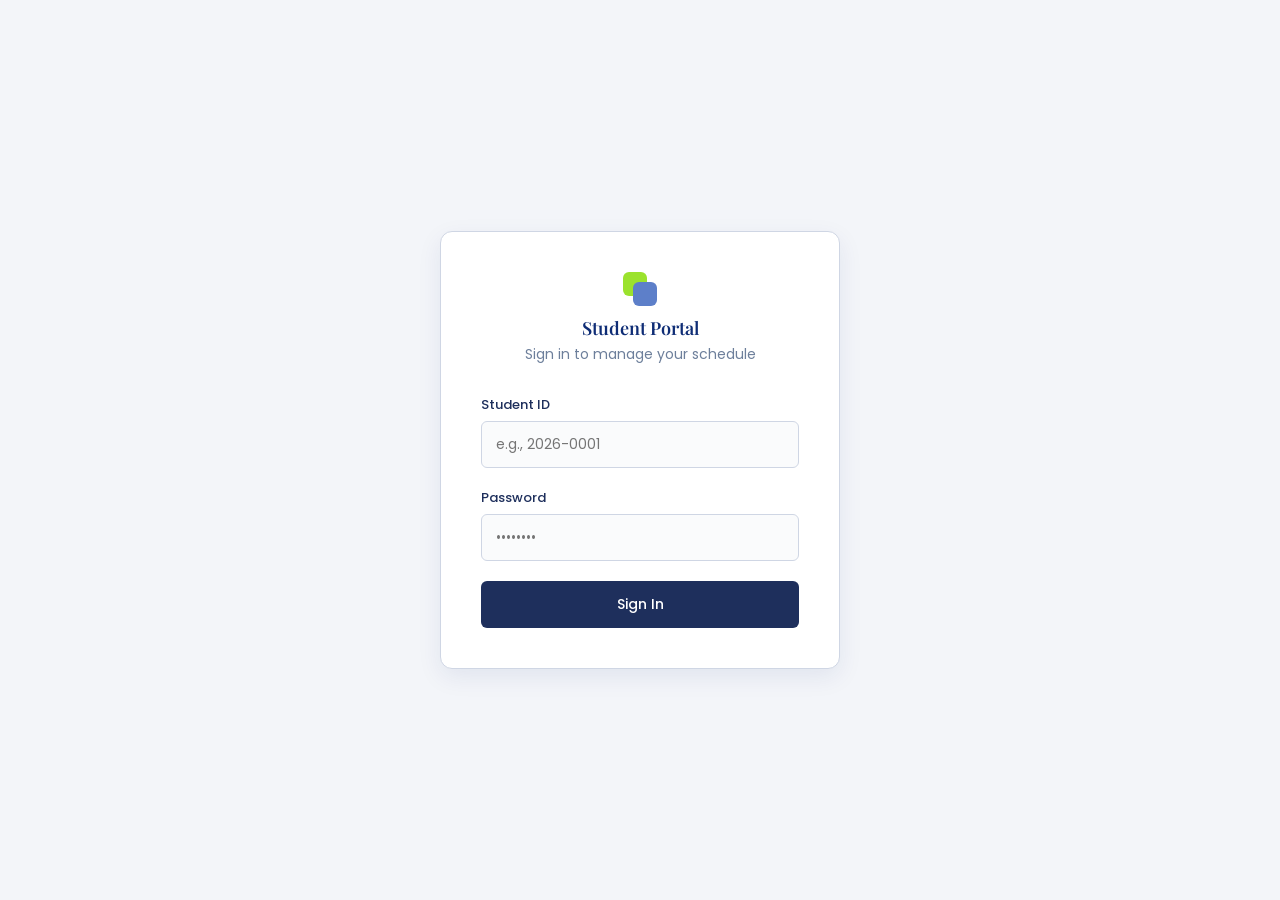
<file: index.html>
<!DOCTYPE html>
<html lang="en">
<head>
<meta charset="UTF-8">
<title>Student Portal</title>
<link href="https://fonts.googleapis.com/css2?family=Poppins:wght@300;400;500;600&family=Playfair+Display:wght@600&display=swap" rel="stylesheet">
<link href="https://fonts.googleapis.com/css2?family=Material+Symbols+Outlined" rel="stylesheet" />
<link rel="stylesheet" href="style.css">

<style>
    .user {
        position: relative;
        cursor: pointer;
    }
    .user-dropdown {
        display: none;
        position: absolute;
        top: 50px;
        right: 0;
        background: #ffffff;
        border: 1px solid #cfd6e4;
        border-radius: 6px;
        box-shadow: 0 2px 8px rgba(0,0,0,0.1);
        z-index: 1000;
        width: 130px;
        overflow: hidden;
    }
    .user-dropdown.show {
        display: block;
    }
    .dropdown-item {
        display: flex;
        align-items: center;
        gap: 8px;
        padding: 8px 12px;
        color: #1e2f5c;
        text-decoration: none;
        font-family: 'Poppins', sans-serif;
        font-size: 13px;
        transition: background 0.2s ease;
    }
    .dropdown-item:hover {
        background: #f3f5f9;
    }
    .dropdown-item span {
        font-size: 18px;
        color: #f04438;
    }

    /* CARD LINK STYLES */
    .card-link {
        text-decoration: none;
        color: inherit;
        display: block;
        transition: transform 0.2s ease, box-shadow 0.2s ease;
    }

    .card-link:hover {
        transform: translateY(-4px);
    }

    /* SECTION TITLE & SUBTITLE STYLES */
    .section-header-group {
        margin: 32px 0 20px 0;
    }

    .section-title {
        color: #0E2C75;
        font-family: 'Playfair Display', serif;
        font-size: 22px;
        font-weight: 600;
        margin-bottom: 4px;
    }

    .section-subtitle {
        color: #6d7f9b;
        font-family: 'Poppins', sans-serif;
        font-size: 13px;
        font-weight: 400;
        margin: 0;
    }

    /* Premium Custom Modal Styles */
    .modal-overlay {
        display: none;
        position: fixed;
        top: 0;
        left: 0;
        width: 100%;
        height: 100%;
        background: rgba(14, 44, 117, 0.4);
        backdrop-filter: blur(4px);
        z-index: 9999;
        align-items: center;
        justify-content: center;
    }
    .modal-card {
        background: #ffffff;
        border: 1.5px solid #cfd6e4;
        border-radius: 12px;
        padding: 30px;
        width: 100%;
        max-width: 400px;
        text-align: center;
        box-shadow: 0 8px 24px rgba(14, 44, 117, 0.12);
        font-family: 'Poppins', sans-serif;
        animation: slideUp 0.3s cubic-bezier(0.1, 0.8, 0.3, 1);
    }
    @keyframes slideUp {
        from { transform: translateY(20px); opacity: 0; }
        to { transform: translateY(0); opacity: 1; }
    }
    .modal-icon-container {
        width: 54px;
        height: 54px;
        border-radius: 50%;
        background: #fff9f2;
        display: flex;
        align-items: center;
        justify-content: center;
        margin: 0 auto 16px auto;
    }
    .modal-icon-container #modalIcon {
        font-size: 28px;
        color: #f79009;
    }
    .modal-card h3 {
        color: #0E2C75;
        font-family: 'Playfair Display', serif;
        font-size: 20px;
        font-weight: 600;
        margin-bottom: 10px;
    }
    .modal-card p {
        color: #6d7f9b;
        font-size: 14px;
        line-height: 1.6;
        margin-bottom: 24px;
    }
    .modal-actions {
        display: flex;
        gap: 12px;
        justify-content: center;
    }
    .modal-btn {
        background: #0E2C75;
        color: #ffffff;
        border: none;
        border-radius: 6px;
        padding: 10px 24px;
        font-family: 'Poppins', sans-serif;
        font-size: 14px;
        font-weight: 500;
        cursor: pointer;
        transition: background 0.2s ease;
    }
    .modal-btn.secondary {
        background: #ffffff;
        color: #6d7f9b;
        border: 1px solid #cfd6e4;
    }
    .modal-btn:hover {
        background: #1e2f5c;
    }
    .modal-btn.secondary:hover {
        background: #f8f9fa;
        color: #1e2f5c;
    }
</style>
</head>

<body>

<div class="sidebar">
    <div class="logo">
        <div class="logo-icon">
            <div class="green"></div>
            <div class="blue"></div>
        </div>
        <div class="logo-text">Student Portal</div>
    </div>

    <div class="menu">
        <a class="active" href="index.html">
            <span class="material-symbols-outlined">dashboard</span>
            Dashboard
        </a>

        <a href="manage-grade.html">
            <span class="material-symbols-outlined">analytics</span>
            Grade
        </a>

        <a href="enrolled.html">
            <span class="material-symbols-outlined">description</span>
            Enrolled
        </a>

        <a href="courses.html">
            <span class="material-symbols-outlined">add_box</span>
            Courses
        </a>
    </div>
</div>

<div class="main">
    <div class="top">
        <h2>Dashboard</h2>

        <div class="user" id="userContainer" onclick="toggleDropdown()">
            <div class="profile">
                <span class="material-symbols-outlined">person</span>
            </div>

            <div class="user-info">
                <strong>Jane Gregori</strong><br>
                <span>Student</span>
            </div>

            <span class="material-symbols-outlined arrow">expand_more</span>

            <div id="userDropdown" class="user-dropdown">
                <a href="#" class="dropdown-item" onclick="confirmLogout(event)">
                    <span class="material-symbols-outlined">logout</span>
                    Logout
                </a>
            </div>
        </div>
    </div>

    <div class="welcome">
        <h3>Hello Jane Gregori.</h3>
        <p>
            Welcome to the Student Enrollment Portal. This system allows you to enroll in courses,
            manage your subjects, and monitor your academic enrollment status in a structured and efficient manner.
        </p>
    </div>

    <div class="section-header-group">
        <h3 class="section-title">Your Academic Overview</h3>
        <p class="section-subtitle">A quick summary of your current learning journey and academic status.</p>
    </div>

    <div class="cards">
        <a href="enrolled.html" class="card-link">
            <div class="card yellow">
                <h4>Enrolled Courses</h4>
                <div class="num" id="enrolledCount">00</div>
                <p>3 Major Courses</p>
            </div>
        </a>

        <a href="courses.html" class="card-link">
            <div class="card pink">
                <h4>Available Courses</h4>
                <div class="num" id="availableCount">00</div>
                <p>Eligible to Enroll</p>
            </div>
        </a>

        <a href="manage-grade.html" class="card-link">
            <div class="card gray">
                <h4>Prerequisites</h4>
                <div class="num">01</div>
                <p>Grade Dependent</p>
            </div>
        </a>
    </div>
</div>

<div id="portalModal" class="modal-overlay">
    <div class="modal-card">
        <div class="modal-icon-container">
            <span id="modalIcon" class="material-symbols-outlined">warning</span>
        </div>
        <h3 id="modalTitle">Confirm Logout</h3>
        <p id="modalMessage">Are you sure you want to log out of your session?</p>
        <div class="modal-actions">
            <button class="modal-btn secondary" id="modalSecondaryBtn" onclick="closePortalModal()">Cancel</button>
            <button class="modal-btn" id="modalPrimaryBtn" onclick="logout()">Log Out</button>
        </div>
    </div>
</div>

<script src="script.js"></script>
<script>
    if (sessionStorage.getItem('isLoggedIn') !== 'true') {
        window.location.href = 'login.html';
    }

    function toggleDropdown() {
        const dropdown = document.getElementById('userDropdown');
        const container = document.getElementById('userContainer');
        dropdown.classList.toggle('show');
        container.classList.toggle('active');
    }

    function confirmLogout(event) {
        if (event) event.preventDefault();
        const modal = document.getElementById('portalModal');
        modal.style.display = "flex";
    }

    function closePortalModal() {
        document.getElementById('portalModal').style.display = 'none';
    }

    function logout() {
        // Unset the login session states only, leaving all your course activity intact
        sessionStorage.removeItem('isLoggedIn');
        sessionStorage.removeItem('studentId');
        
        // Move back to the login screen
        window.location.href = 'login.html';
    }

    window.onclick = function(event) {
        if (!event.target.closest('.user')) {
            const dropdown = document.getElementById('userDropdown');
            const container = document.getElementById('userContainer');
            if (dropdown && dropdown.classList.contains('show')) {
                dropdown.classList.remove('show');
                container.classList.remove('active');
            }
        }
    }

    document.addEventListener("DOMContentLoaded", function() {
        const enrolled = JSON.parse(localStorage.getItem('enrolledCourses')) || [];
        
        document.getElementById('enrolledCount').textContent = enrolled.length < 10 ? `0${enrolled.length}` : enrolled.length;
        
        const availableCount = 4 - enrolled.length;
        document.getElementById('availableCount').textContent = availableCount < 10 ? `0${availableCount}` : availableCount;
    });
</script>

</body>
</html>
</file>
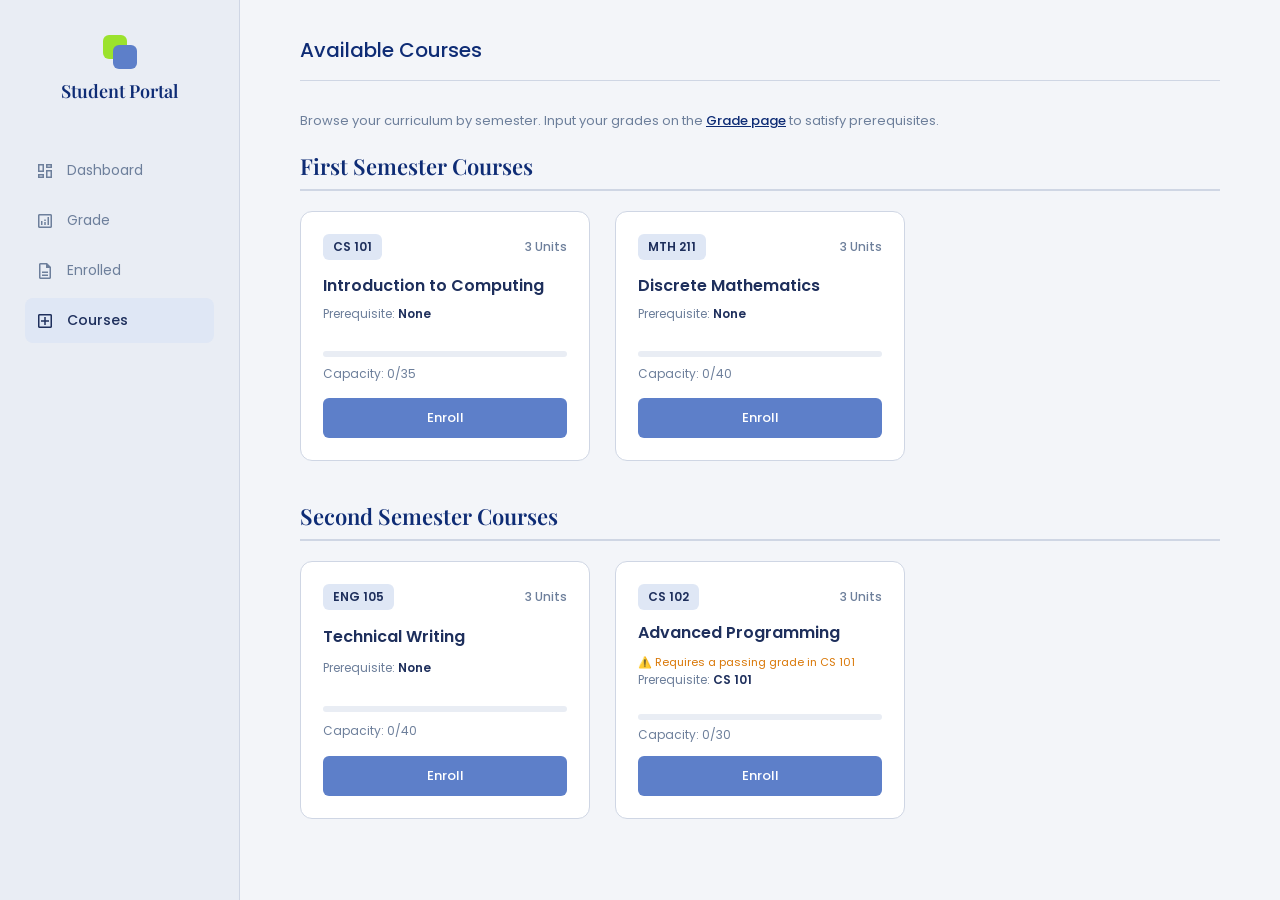
<file: courses.html>
<!DOCTYPE html>
<html lang="en">
<head>
<meta charset="UTF-8">
<title>Courses</title>

<link href="https://fonts.googleapis.com/css2?family=Poppins:wght@300;400;500;600&family=Playfair+Display:wght@600&display=swap" rel="stylesheet">
<link href="https://fonts.googleapis.com/css2?family=Material+Symbols+Outlined" rel="stylesheet" />

<link rel="stylesheet" href="style.css">
<style>
    .semester-section {
        margin-bottom: 40px;
    }
    .semester-title {
        color: #0E2C75;
        font-family: 'Playfair Display', serif;
        font-size: 22px;
        font-weight: 600;
        margin-bottom: 16px;
        border-bottom: 2px solid #cfd6e4;
        padding-bottom: 8px;
    }
    
    .completed-badge {
        background: #edfcf2;
        color: #12b76a;
        font-size: 12px;
        font-weight: 500;
        padding: 4px 10px;
        border-radius: 4px;
        border: 1px solid #12b76a;
        display: inline-block;
        margin-bottom: 10px;
    }

    .grade-notice {
        font-size: 11px;
        color: #d97706;
        display: block;
        margin-top: 4px;
        font-weight: 400;
    }

    .grade-link {
        color: #0E2C75;
        text-decoration: underline;
        font-weight: 500;
    }

    /* Custom Modal Overlay */
    .modal-overlay {
        display: none;
        position: fixed;
        top: 0;
        left: 0;
        width: 100%;
        height: 100%;
        background: rgba(14, 44, 117, 0.4);
        backdrop-filter: blur(4px);
        z-index: 9999;
        align-items: center;
        justify-content: center;
    }

    .modal-card {
        background: #ffffff;
        border: 1.5px solid #cfd6e4;
        border-radius: 12px;
        padding: 30px;
        width: 100%;
        max-width: 400px;
        text-align: center;
        box-shadow: 0 8px 24px rgba(14, 44, 117, 0.12);
        font-family: 'Poppins', sans-serif;
        animation: slideUp 0.3s cubic-bezier(0.1, 0.8, 0.3, 1);
    }

    @keyframes slideUp {
        from { transform: translateY(20px); opacity: 0; }
        to { transform: translateY(0); opacity: 1; }
    }

    .modal-icon-container {
        width: 54px;
        height: 54px;
        border-radius: 50%;
        background: #edfcf2;
        display: flex;
        align-items: center;
        justify-content: center;
        margin: 0 auto 16px auto;
    }

    #modalIcon {
        font-size: 28px;
        color: #12b76a;
    }

    .modal-icon-container.warning {
        background: #fff9f2;
    }
    .modal-icon-container.warning #modalIcon {
        color: #f79009;
    }

    .modal-icon-container.error {
        background: #fdf2f2;
    }
    .modal-icon-container.error #modalIcon {
        color: #f04438;
    }

    .modal-card h3 {
        color: #0E2C75;
        font-family: 'Playfair Display', serif;
        font-size: 20px;
        font-weight: 600;
        margin-bottom: 10px;
    }

    .modal-card p {
        color: #6d7f9b;
        font-size: 14px;
        line-height: 1.6;
        margin-bottom: 24px;
    }

    .modal-btn {
        background: #0E2C75;
        color: #ffffff;
        border: none;
        border-radius: 6px;
        padding: 10px 24px;
        font-family: 'Poppins', sans-serif;
        font-size: 14px;
        font-weight: 500;
        cursor: pointer;
        transition: background 0.2s ease;
    }

    .modal-btn:hover {
        background: #1e2f5c;
    }
</style>
</head>

<body>

<div class="sidebar">
    <div class="logo">
        <div class="logo-icon">
            <div class="green"></div>
            <div class="blue"></div>
        </div>
        <div class="logo-text">Student Portal</div>
    </div>

    <div class="menu">
        <a href="index.html">
            <span class="material-symbols-outlined">dashboard</span> Dashboard
        </a>
        <a href="manage-grade.html">
            <span class="material-symbols-outlined">analytics</span> Grade
        </a>
        <a href="enrolled.html">
            <span class="material-symbols-outlined">description</span> Enrolled
        </a>
        <a class="active" href="courses.html">
            <span class="material-symbols-outlined">add_box</span> Courses
        </a>
    </div>
</div>

<div class="main">
    <div class="top">
        <h2>Available Courses</h2>
    </div>

    <div class="courses-section">
        <div class="section-header">
            <p>Browse your curriculum by semester. Input your grades on the <a href="manage-grade.html" class="grade-link">Grade page</a> to satisfy prerequisites.</p>
        </div>

        <div class="semester-section">
            <h3 class="semester-title">First Semester Courses</h3>
            <div class="courses-grid" id="firstSemesterGrid"></div>
        </div>

        <div class="semester-section">
            <h3 class="semester-title">Second Semester Courses</h3>
            <div class="courses-grid" id="secondSemesterGrid"></div>
        </div>
    </div>
</div>

<div id="portalModal" class="modal-overlay">
    <div class="modal-card">
        <div class="modal-icon-container" id="modalIconBg">
            <span id="modalIcon" class="material-symbols-outlined">check_circle</span>
        </div>
        <h3 id="modalTitle">Success</h3>
        <p id="modalMessage">Action completed successfully.</p>
        <button class="modal-btn" id="modalActionBtn" onclick="closePortalModal()">Got it</button>
    </div>
</div>

<script src="script.js"></script>
<script>
    document.addEventListener("DOMContentLoaded", function() {
        renderCourses();
    });

    function renderCourses() {
        // Fetch current enrolled students data using the class structure's sessionStorage logic
        const enrolled = JSON.parse(localStorage.getItem('enrolledCourses')) || [];
        const firstSemGrid = document.getElementById('firstSemesterGrid');
        const secondSemGrid = document.getElementById('secondSemesterGrid');

        firstSemGrid.innerHTML = "";
        secondSemGrid.innerHTML = "";

        // Core curriculum data structure
        const curriculum = [
            { code: 'CS 101', title: 'Introduction to Computing', units: 3, semester: 1, prereq: 'None' },
            { code: 'MTH 211', title: 'Discrete Mathematics', units: 3, semester: 1, prereq: 'None' },
            { code: 'ENG 105', title: 'Technical Writing', units: 3, semester: 2, prereq: 'None' },
            { code: 'CS 102', title: 'Advanced Programming', units: 3, semester: 2, prereq: 'CS 101' }
        ];

        curriculum.forEach(course => {
            const cleanId = course.code.replace(/\s+/g, '');
            const enrolledData = enrolled.find(e => e.code === course.code);

            // Get dynamic enrollment numbers based on the updated courseCapacities map in script.js
            const maxCapacity = courseCapacities[course.code] || 40;
            const currentEnrolled = enrolled.filter(c => c.code === course.code).length;
            const percentage = Math.min((currentEnrolled / maxCapacity) * 100, 100);

            let statusMarkup = "";
            let buttonMarkup = "";
            let cardStyle = "";

            if (enrolledData) {
                if (enrolledData.grade && enrolledData.grade.trim() !== "") {
                    // Completed course
                    statusMarkup = `<span class="completed-badge">Completed (Grade: ${enrolledData.grade})</span>`;
                    buttonMarkup = `<button class="enroll-btn" disabled style="background: #cfd6e4; color: #6d7f9b; cursor: default;">Enrolled</button>`;
                    cardStyle = `style="opacity: 0.8; background-color: #fcfcfd;"`;
                } else {
                    // Currently actively enrolled without grade yet
                    statusMarkup = `<span class="grade-notice" style="color:#0E2C75; margin-bottom:10px; display:block;">✍️ Course currently in progress</span>`;
                    buttonMarkup = `<button class="enroll-btn" disabled style="background: #cfd6e4; color: #6d7f9b; cursor: default;">Enrolled</button>`;
                }
            } else {
                // Not enrolled yet
                if (course.prereq !== 'None') {
                    statusMarkup = `<span class="grade-notice">⚠️ Requires a passing grade in ${course.prereq}</span>`;
                }
                buttonMarkup = `<button class="enroll-btn" id="btn-${cleanId}" onclick="enrollCourse('${course.code}', '${course.title}', ${course.units})">Enroll</button>`;
            }

            const cardHTML = `
                <div class="course-card" id="card-${cleanId}" ${cardStyle}>
                    <div class="course-header">
                        <span class="course-code">${course.code}</span>
                        <span class="course-units">${course.units} Units</span>
                    </div>
                    <h4>${course.title}</h4>
                    ${statusMarkup}
                    <p class="prereq">Prerequisite: <span>${course.prereq}</span></p>
                    <div class="capacity-bar" style="margin-top: 10px;">
                        <div class="capacity-fill" style="width: ${percentage}%;"></div>
                    </div>
                    <div class="capacity-text" style="margin-bottom: 12px; font-size: 12px; color: #6d7f9b;">
                        <span>Capacity: ${currentEnrolled}/${maxCapacity}</span>
                    </div>
                    ${buttonMarkup}
                </div>
            `;

            if (course.semester === 1) {
                firstSemGrid.innerHTML += cardHTML;
            } else {
                secondSemGrid.innerHTML += cardHTML;
            }
        });
    }

    function showCustomModal(title, msg, type = 'success', redirect = false) {
        const modal = document.getElementById('portalModal');
        const bg = document.getElementById('modalIconBg');
        const icon = document.getElementById('modalIcon');
        const titleEl = document.getElementById('modalTitle');
        const msgEl = document.getElementById('modalMessage');
        const btn = document.getElementById('modalActionBtn');

        bg.className = "modal-icon-container " + type;
        
        if (type === 'success') {
            icon.textContent = "check_circle";
        } else if (type === 'warning') {
            icon.textContent = "warning";
        } else {
            icon.textContent = "error";
        }

        titleEl.textContent = title;
        msgEl.textContent = msg;
        modal.style.display = "flex";

        btn.onclick = function() {
            modal.style.display = "none";
            if (redirect) {
                window.location.href = "manage-grade.html";
            } else {
                renderCourses();
            }
        };
    }

    function closePortalModal() {
        document.getElementById('portalModal').style.display = 'none';
        renderCourses();
    }
</script>

</body>
</html>
</file>
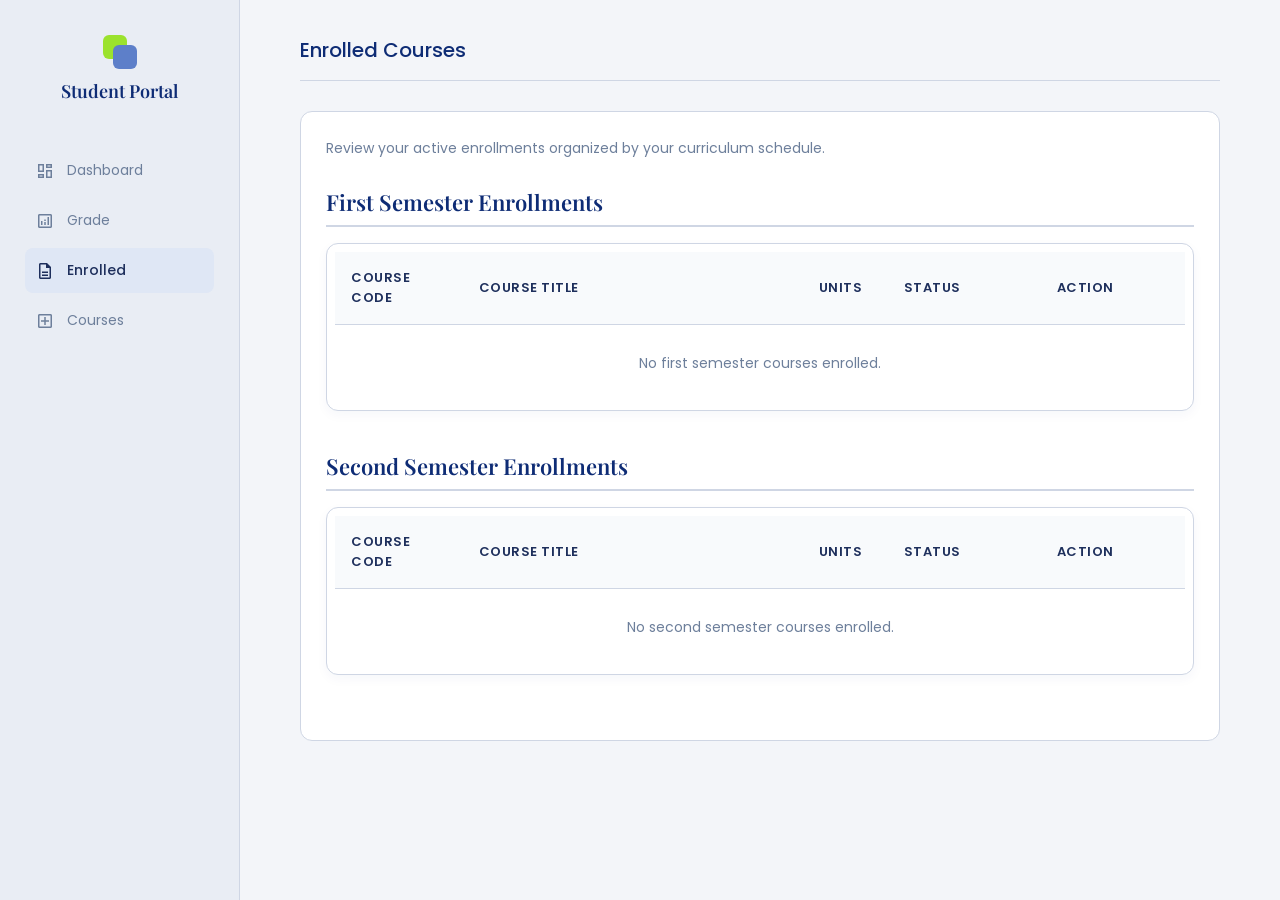
<file: enrolled.html>
<!DOCTYPE html>
<html lang="en">
<head>
<meta charset="UTF-8">
<title>Enrolled</title>

<link href="https://fonts.googleapis.com/css2?family=Poppins:wght@300;400;500;600&family=Playfair+Display:wght@600&display=swap" rel="stylesheet">
<link href="https://fonts.googleapis.com/css2?family=Material+Symbols+Outlined" rel="stylesheet" />

<link rel="stylesheet" href="style.css">
<style>
    /* Section Header Adjustments */
    .section-header {
        margin-bottom: 28px;
    }
    .section-header p {
        color: #6d7f9b;
        font-size: 14px;
        line-height: 1.6;
    }

    /* Reorganized Semester Content Area */
    .semester-section {
        margin-bottom: 40px;
    }
    .semester-title {
        color: #0E2C75;
        font-family: 'Playfair Display', serif;
        font-size: 22px;
        font-weight: 600;
        margin-bottom: 16px;
        border-bottom: 2px solid #cfd6e4;
        padding-bottom: 8px;
    }

    /* Table Container & Table Restyling */
    .table-container {
        background: #ffffff;
        border: 1px solid #cfd6e4;
        border-radius: 12px;
        padding: 8px;
        box-shadow: 0 4px 12px rgba(14, 44, 117, 0.04);
        overflow: hidden;
        margin-bottom: 10px;
    }
    .enrolled-table {
        width: 100%;
        border-collapse: collapse;
        text-align: left;
        font-family: 'Poppins', sans-serif;
    }
    .enrolled-table th {
        background: #f8fafc;
        color: #1e2f5c;
        font-size: 13px;
        font-weight: 600;
        text-transform: uppercase;
        letter-spacing: 0.5px;
        padding: 16px;
        border-bottom: 1.5px solid #cfd6e4;
    }
    .enrolled-table td {
        padding: 16px;
        font-size: 14px;
        color: #445571;
        border-bottom: 1px solid #f1f4f9;
        vertical-align: middle;
    }
    .enrolled-table tr:last-child td {
        border-bottom: none;
    }

    /* Subtle typography enhancements inside tables */
    .course-code-text {
        background: #dfe7f5;
        color: #1e2f5c;
        font-size: 12px;
        font-weight: 600;
        padding: 4px 8px;
        border-radius: 4px;
        display: inline-block;
    }
    .course-title-text {
        font-weight: 500;
        color: #1e2f5c;
    }

    /* Action Buttons */
    .drop-btn {
        background: #fdf2f2;
        color: #f04438;
        border: 1px solid #fecdca;
        border-radius: 6px;
        padding: 8px 18px;
        font-family: 'Poppins', sans-serif;
        font-size: 13px;
        font-weight: 500;
        cursor: pointer;
        display: inline-flex;
        align-items: center;
        gap: 4px;
        transition: all 0.2s ease;
    }
    .drop-btn:hover {
        background: #f04438;
        color: #ffffff;
        border-color: #f04438;
    }

    /* Badges for status information */
    .status-badge {
        font-size: 12px;
        font-weight: 500;
        padding: 4px 10px;
        border-radius: 6px;
        display: inline-block;
    }
    .status-badge.enrolled {
        background: #edfcf2;
        color: #12b76a;
        border: 1px solid #baf4d0;
    }

    /* Modal styles */
    .modal-overlay {
        display: none;
        position: fixed;
        top: 0;
        left: 0;
        width: 100%;
        height: 100%;
        background: rgba(14, 44, 117, 0.4);
        backdrop-filter: blur(4px);
        z-index: 9999;
        align-items: center;
        justify-content: center;
    }
    .modal-card {
        background: #ffffff;
        border: 1.5px solid #cfd6e4;
        border-radius: 12px;
        padding: 30px;
        width: 100%;
        max-width: 400px;
        text-align: center;
        box-shadow: 0 8px 24px rgba(14, 44, 117, 0.12);
        font-family: 'Poppins', sans-serif;
        animation: slideUp 0.3s cubic-bezier(0.1, 0.8, 0.3, 1);
    }
    @keyframes slideUp {
        from { transform: translateY(20px); opacity: 0; }
        to { transform: translateY(0); opacity: 1; }
    }
    .modal-icon-container {
        width: 54px;
        height: 54px;
        border-radius: 50%;
        background: #fff9f2;
        display: flex;
        align-items: center;
        justify-content: center;
        margin: 0 auto 16px auto;
    }
    .modal-icon-container #modalIcon {
        font-size: 28px;
        color: #f79009;
    }
    .modal-card h3 {
        color: #0E2C75;
        font-family: 'Playfair Display', serif;
        font-size: 20px;
        font-weight: 600;
        margin-bottom: 10px;
    }
    .modal-card p {
        color: #6d7f9b;
        font-size: 14px;
        line-height: 1.6;
        margin-bottom: 24px;
    }
    .modal-actions {
        display: flex;
        gap: 12px;
        justify-content: center;
    }
    .modal-btn {
        background: #0E2C75;
        color: #ffffff;
        border: none;
        border-radius: 6px;
        padding: 10px 24px;
        font-family: 'Poppins', sans-serif;
        font-size: 14px;
        font-weight: 500;
        cursor: pointer;
        transition: background 0.2s ease;
    }
    .modal-btn.secondary {
        background: #ffffff;
        color: #6d7f9b;
        border: 1px solid #cfd6e4;
    }
    .modal-btn:hover {
        background: #1e2f5c;
    }
    .modal-btn.secondary:hover {
        background: #f8f9fa;
        color: #1e2f5c;
    }
</style>
</head>

<body>

<div class="sidebar">
    <div class="logo">
        <div class="logo-icon">
            <div class="green"></div>
            <div class="blue"></div>
        </div>
        <div class="logo-text">Student Portal</div>
    </div>

    <div class="menu">
        <a href="index.html">
            <span class="material-symbols-outlined">dashboard</span> Dashboard
        </a>
        <a href="manage-grade.html">
            <span class="material-symbols-outlined">analytics</span> Grade
        </a>
        <a class="active" href="enrolled.html">
            <span class="material-symbols-outlined">description</span> Enrolled
        </a>
        <a href="courses.html">
            <span class="material-symbols-outlined">add_box</span> Courses
        </a>
    </div>
</div>

<div class="main">
    <div class="top">
        <h2>Enrolled Courses</h2>
    </div>

    <div class="enrolled-section">
        <div class="section-header">
            <p>Review your active enrollments organized by your curriculum schedule.</p>
        </div>

        <div class="semester-section">
            <h3 class="semester-title">First Semester Enrollments</h3>
            <div class="table-container">
                <table class="enrolled-table">
                    <thead>
                        <tr>
                            <th style="width: 15%;">Course Code</th>
                            <th style="width: 40%;">Course Title</th>
                            <th style="width: 10%;">Units</th>
                            <th style="width: 18%;">Status</th>
                            <th style="width: 17%;">Action</th>
                        </tr>
                    </thead>
                    <tbody id="firstSemEnrolledList"></tbody>
                </table>
            </div>
        </div>

        <div class="semester-section">
            <h3 class="semester-title">Second Semester Enrollments</h3>
            <div class="table-container">
                <table class="enrolled-table">
                    <thead>
                        <tr>
                            <th style="width: 15%;">Course Code</th>
                            <th style="width: 40%;">Course Title</th>
                            <th style="width: 10%;">Units</th>
                            <th style="width: 18%;">Status</th>
                            <th style="width: 17%;">Action</th>
                        </tr>
                    </thead>
                    <tbody id="secondSemEnrolledList"></tbody>
                </table>
            </div>
        </div>
    </div>
</div>

<div id="portalModal" class="modal-overlay">
    <div class="modal-card">
        <div class="modal-icon-container">
            <span id="modalIcon" class="material-symbols-outlined">warning</span>
        </div>
        <h3 id="modalTitle">Confirm Action</h3>
        <p id="modalMessage">Are you sure you want to proceed?</p>
        <div class="modal-actions">
            <button class="modal-btn secondary" id="modalSecondaryBtn">Cancel</button>
            <button class="modal-btn" id="modalPrimaryBtn">Proceed</button>
        </div>
    </div>
</div>

<script src="script.js"></script>
<script>
    const curriculumSemesterMapping = {
        'CS 101': 1,
        'MTH 211': 1,
        'ENG 105': 2,
        'CS 102': 2
    };

    function confirmDropCourse(courseCode) {
        const modal = document.getElementById('portalModal');
        const title = document.getElementById('modalTitle');
        const message = document.getElementById('modalMessage');
        const primaryBtn = document.getElementById('modalPrimaryBtn');
        const secondaryBtn = document.getElementById('modalSecondaryBtn');

        title.textContent = "Drop Course";
        message.textContent = `Are you sure you want to drop ${courseCode} from your schedule?`;
        
        modal.style.display = "flex";

        secondaryBtn.onclick = function() {
            modal.style.display = "none";
        };

        primaryBtn.onclick = function() {
            dropCourse(courseCode);
            modal.style.display = "none";
            location.reload();
        };
    }

    document.addEventListener("DOMContentLoaded", function() {
        renderEnrolledLists();
    });

    function renderEnrolledLists() {
        const enrolled = JSON.parse(localStorage.getItem('enrolledCourses')) || [];
        const firstSemList = document.getElementById('firstSemEnrolledList');
        const secondSemList = document.getElementById('secondSemEnrolledList');

        firstSemList.innerHTML = "";
        secondSemList.innerHTML = "";

        const firstSemCourses = enrolled.filter(course => curriculumSemesterMapping[course.code] === 1);
        const secondSemCourses = enrolled.filter(course => curriculumSemesterMapping[course.code] === 2);

        if (firstSemCourses.length === 0) {
            firstSemList.innerHTML = `<tr><td colspan="5" style="text-align: center; color: #6d7f9b; padding: 28px;">No first semester courses enrolled.</td></tr>`;
        } else {
            firstSemCourses.forEach(course => {
                firstSemList.innerHTML += createRow(course);
            });
        }

        if (secondSemCourses.length === 0) {
            secondSemList.innerHTML = `<tr><td colspan="5" style="text-align: center; color: #6d7f9b; padding: 28px;">No second semester courses enrolled.</td></tr>`;
        } else {
            secondSemCourses.forEach(course => {
                secondSemList.innerHTML += createRow(course);
            });
        }
    }

    function createRow(course) {
        return `
            <tr>
                <td><span class="course-code-text">${course.code}</span></td>
                <td><span class="course-title-text">${course.title}</span></td>
                <td><strong>${course.units}</strong></td>
                <td><span class="status-badge enrolled">Enrolled</span></td>
                <td>
                    <button class="drop-btn" onclick="confirmDropCourse('${course.code}')">Drop</button>
                </td>
            </tr>
        `;
    }
</script>
</body>
</html>
</file>
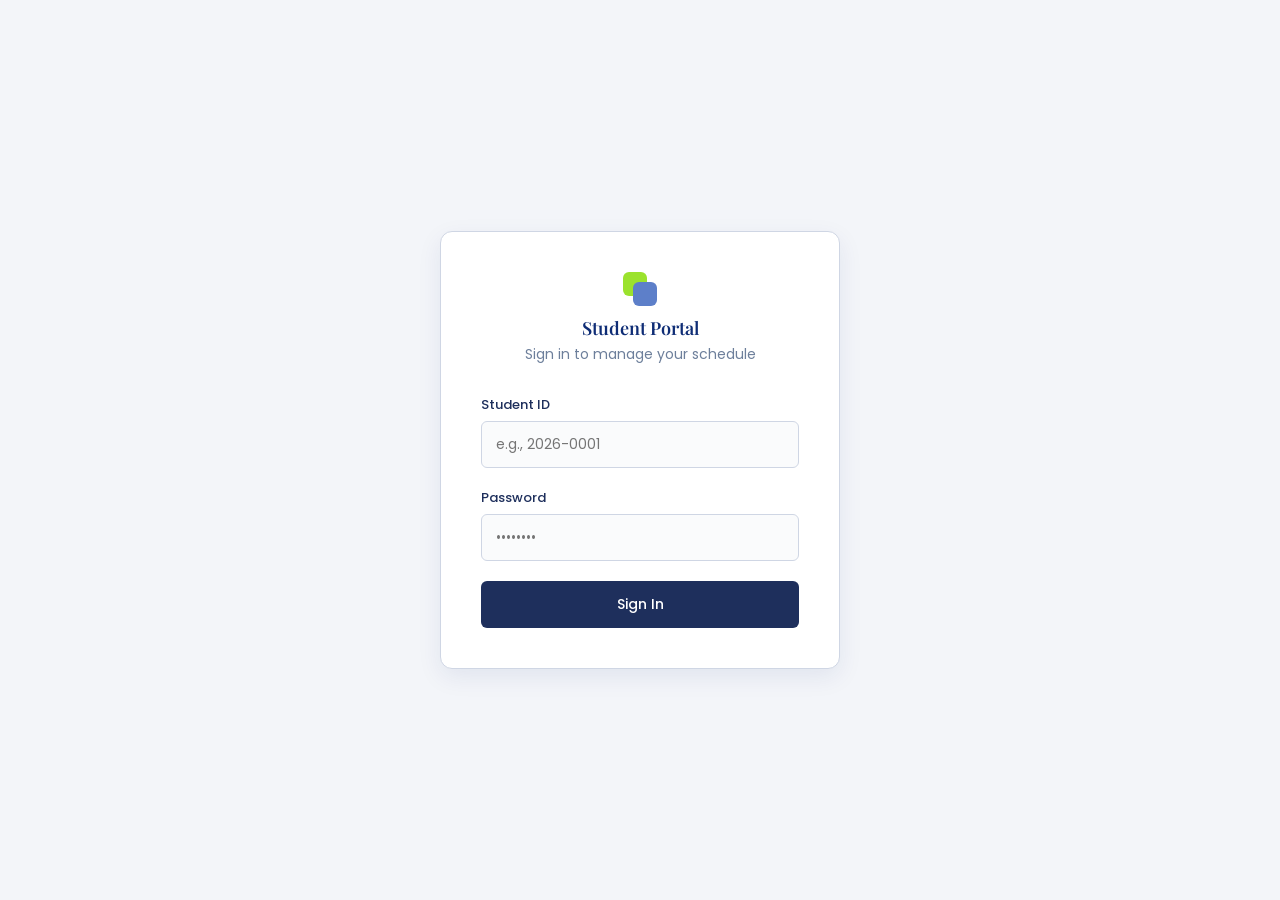
<file: login.html>
<!DOCTYPE html>
<html lang="en">
<head>
<meta charset="UTF-8">
<title>Login - Student Portal</title>
<link href="https://fonts.googleapis.com/css2?family=Poppins:wght@300;400;500;600&family=Playfair+Display:wght@600&display=swap" rel="stylesheet">
<link href="https://fonts.googleapis.com/css2?family=Material+Symbols+Outlined" rel="stylesheet" />
<link rel="stylesheet" href="style.css">
<style>
    body {
        display: flex;
        align-items: center;
        justify-content: center;
        background: #f3f5f9;
        min-height: 100vh;
        font-family: 'Poppins', sans-serif;
        margin: 0;
    }
    .login-container {
        background: #ffffff;
        border: 1.5px solid #cfd6e4;
        border-radius: 12px;
        padding: 40px;
        width: 100%;
        max-width: 400px;
        box-shadow: 0 8px 24px rgba(14, 44, 117, 0.08);
    }
    .login-header {
        text-align: center;
        margin-bottom: 30px;
    }
    
    /* --- Logo Layout --- */
    .login-logo {
        position: relative;
        width: 34px;
        height: 34px;
        margin: 0 auto 10px auto;
    }
    .login-logo div {
        position: absolute;
        width: 24px;
        height: 24px;
        border-radius: 6px;
    }
    .login-logo .green {
        background: #9be22d;
        top: 0;
        left: 0;
    }
    .login-logo .blue {
        background: #5d7fc9;
        bottom: 0;
        right: 0;
    }

    /* --- Title Styles --- */
    .login-header h2 {
        font-family: 'Playfair Display', serif;
        font-size: 18px;
        color: #0E2C75;
        font-weight: 600;
        margin: 0 0 4px 0;
    }
    .login-header p {
        color: #6d7f9b;
        font-size: 14px;
        margin: 0;
    }

    .form-group {
        margin-bottom: 20px;
    }
    .form-group label {
        display: block;
        font-size: 13px;
        font-weight: 500;
        color: #1e2f5c;
        margin-bottom: 6px;
    }
    .form-group input {
        width: 100%;
        padding: 12px 14px;
        border: 1px solid #cfd6e4;
        border-radius: 6px;
        font-family: 'Poppins', sans-serif;
        font-size: 14px;
        color: #1e2f5c;
        background: #fafbfc;
        transition: all 0.3s;
    }
    .form-group input:focus {
        outline: none;
        border-color: #1e2f5c;
        background: #ffffff;
    }
    .login-btn {
        width: 100%;
        background: #1e2f5c;
        color: #ffffff;
        border: none;
        padding: 13px;
        border-radius: 6px;
        font-size: 14px;
        font-weight: 500;
        cursor: pointer;
        font-family: 'Poppins', sans-serif;
        transition: background 0.3s;
    }
    .login-btn:hover {
        background: #0E2C75;
    }
    .error-msg {
        color: #d92d20;
        font-size: 13px;
        margin-top: 14px;
        text-align: center;
        display: none;
    }
</style>
</head>
<body>

<div class="login-container">
    <div class="login-header">
        <div class="login-logo">
            <div class="green"></div>
            <div class="blue"></div>
        </div>
        <h2>Student Portal</h2>
        <p>Sign in to manage your schedule</p>
    </div>

    <form id="loginForm" onsubmit="handleLogin(event)">
        <div class="form-group">
            <label for="studentId">Student ID</label>
            <input type="text" id="studentId" placeholder="e.g., 2026-0001" required>
        </div>
        <div class="form-group">
            <label for="password">Password</label>
            <input type="password" id="password" placeholder="••••••••" required>
        </div>
        <button type="submit" class="login-btn">Sign In</button>
        <p class="error-msg" id="loginError">Invalid Student ID or Password.</p>
    </form>
</div>

<script>
    const VALID_STUDENT_ID = "2023-7406-A";
    const VALID_PASSWORD = "12345";

    function handleLogin(event) {
        event.preventDefault();
        
        const studentIdInput = document.getElementById('studentId').value.trim();
        const passwordInput = document.getElementById('password').value;
        const errorMsg = document.getElementById('loginError');

        if (studentIdInput === VALID_STUDENT_ID && passwordInput === VALID_PASSWORD) {
            sessionStorage.setItem('isLoggedIn', 'true');
            sessionStorage.setItem('studentId', studentIdInput);
            errorMsg.style.display = 'none';
            window.location.href = 'index.html';
        } else {
            errorMsg.style.display = 'block';
        }
    }
</script>

</body>
</html>
</file>
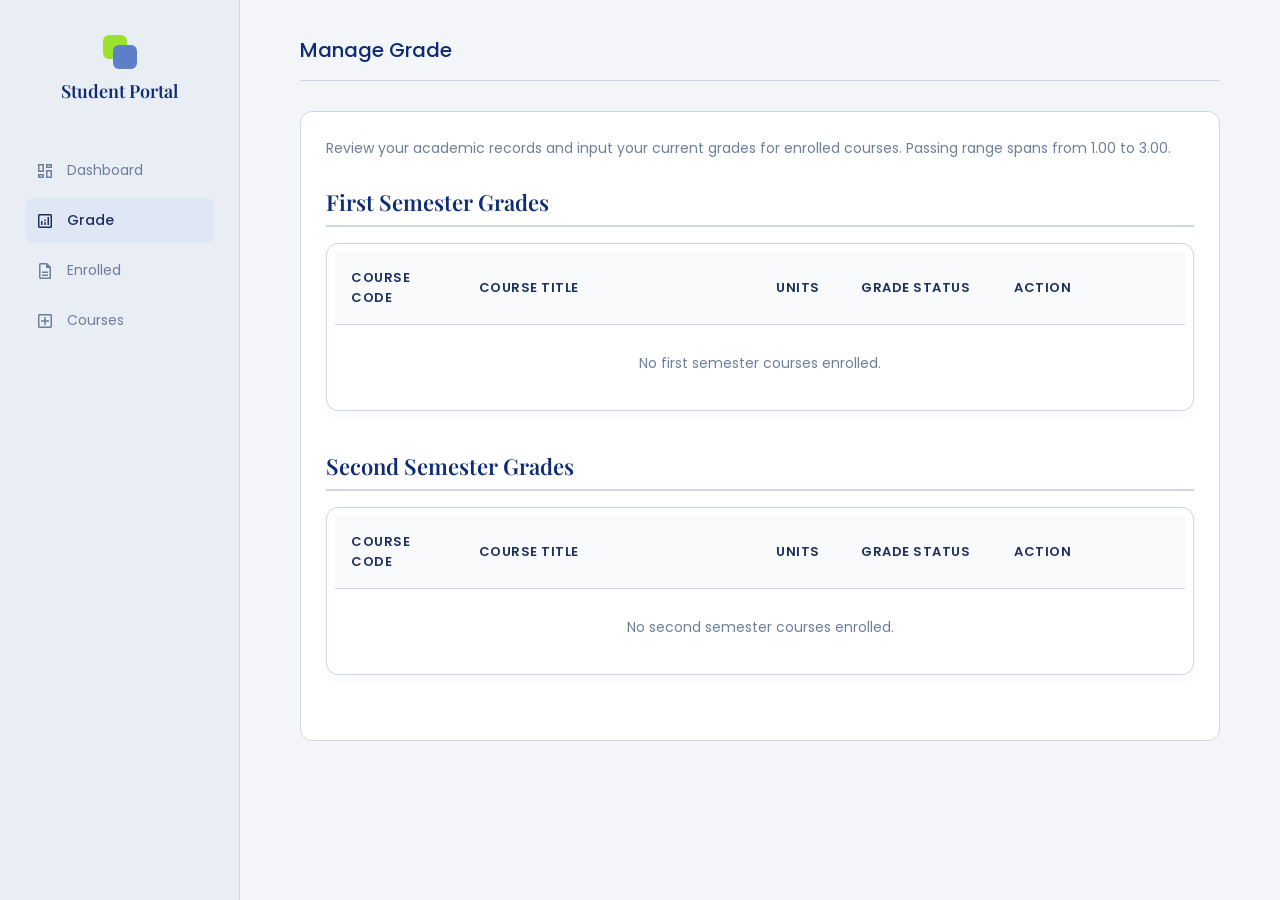
<file: manage-grade.html>
<!DOCTYPE html>
<html lang="en">
<head>
<meta charset="UTF-8">
<title>Manage Grade</title>
<link href="https://fonts.googleapis.com/css2?family=Poppins:wght@300;400;500;600&family=Playfair+Display:wght@600&display=swap" rel="stylesheet">
<link href="https://fonts.googleapis.com/css2?family=Material+Symbols+Outlined" rel="stylesheet" />
<link rel="stylesheet" href="style.css">
<style>
/* Section Header Adjustments */
.section-header {
    margin-bottom: 28px;
}
.section-header p {
    color: #6d7f9b;
    font-size: 14px;
    line-height: 1.6;
}

/* Reorganized Semester Content Area */
.semester-section {
    margin-bottom: 40px;
}
.semester-title {
    color: #0E2C75;
    font-family: 'Playfair Display', serif;
    font-size: 22px;
    font-weight: 600;
    margin-bottom: 16px;
    border-bottom: 2px solid #cfd6e4;
    padding-bottom: 8px;
}

/* Table Container & Table Restyling for a clean look */
.table-container {
    background: #ffffff;
    border: 1px solid #cfd6e4;
    border-radius: 12px;
    padding: 8px;
    box-shadow: 0 4px 12px rgba(14, 44, 117, 0.04);
    overflow: hidden;
    margin-bottom: 10px;
}
.grade-table {
    width: 100%;
    border-collapse: collapse;
    text-align: left;
    font-family: 'Poppins', sans-serif;
}
.grade-table th {
    background: #f8fafc;
    color: #1e2f5c;
    font-size: 13px;
    font-weight: 600;
    text-transform: uppercase;
    letter-spacing: 0.5px;
    padding: 16px;
    border-bottom: 1.5px solid #cfd6e4;
}
.grade-table td {
    padding: 16px;
    font-size: 14px;
    color: #445571;
    border-bottom: 1px solid #f1f4f9;
    vertical-align: middle;
}
.grade-table tr:last-child td {
    border-bottom: none;
}

/* Subtle typography enhancements inside tables */
.course-code-text {
    background: #dfe7f5;
    color: #1e2f5c;
    font-size: 12px;
    font-weight: 600;
    padding: 4px 8px;
    border-radius: 4px;
    display: inline-block;
}
.course-title-text {
    font-weight: 500;
    color: #1e2f5c;
}

/* Enhanced input & action styles */
.grade-input-group {
    display: flex;
    align-items: center;
    gap: 8px;
    max-width: 180px;
}
.grade-input {
    width: 80px;
    padding: 8px 12px;
    border: 1px solid #cfd6e4;
    border-radius: 6px;
    font-family: 'Poppins', sans-serif;
    font-size: 14px;
    color: #1e2f5c;
    text-align: center;
    background: #ffffff;
    transition: all 0.2s ease;
}
.grade-input:focus {
    outline: none;
    border-color: #0E2C75;
    box-shadow: 0 0 0 3px rgba(14, 44, 117, 0.1);
}
.save-btn {
    background: #5d7fc9;
    color: #ffffff;
    border: none;
    border-radius: 6px;
    padding: 8px 16px;
    font-family: 'Poppins', sans-serif;
    font-size: 13px;
    font-weight: 500;
    cursor: pointer;
    display: inline-flex;
    align-items: center;
    gap: 4px;
    transition: background 0.2s ease;
}
.save-btn:hover {
    background: #4663a8;
}

/* Badges for status information */
.status-badge {
    font-size: 12px;
    font-weight: 500;
    padding: 4px 10px;
    border-radius: 6px;
    display: inline-block;
}
.status-badge.in-progress {
    background: #fff9f2;
    color: #b25e09;
    border: 1px solid #ffdcb3;
}
.status-badge.graded {
    background: #edfcf2;
    color: #12b76a;
    border: 1px solid #baf4d0;
}

/* Custom Modal Overlay */
.modal-overlay {
    display: none;
    position: fixed;
    top: 0;
    left: 0;
    width: 100%;
    height: 100%;
    background: rgba(14, 44, 117, 0.4);
    backdrop-filter: blur(4px);
    z-index: 9999;
    align-items: center;
    justify-content: center;
}
.modal-card {
    background: #ffffff;
    border: 1.5px solid #cfd6e4;
    border-radius: 12px;
    padding: 30px;
    width: 100%;
    max-width: 400px;
    text-align: center;
    box-shadow: 0 8px 24px rgba(14, 44, 117, 0.12);
    font-family: 'Poppins', sans-serif;
    animation: slideUp 0.3s cubic-bezier(0.1, 0.8, 0.3, 1);
}
@keyframes slideUp {
    from { transform: translateY(20px); opacity: 0; }
    to { transform: translateY(0); opacity: 1; }
}
.modal-icon-container {
    width: 54px;
    height: 54px;
    border-radius: 50%;
    background: #edfcf2;
    display: flex;
    align-items: center;
    justify-content: center;
    margin: 0 auto 16px auto;
}
#modalIcon {
    font-size: 28px;
    color: #12b76a;
}
.modal-icon-container.error {
    background: #fdf2f2;
}
.modal-icon-container.error #modalIcon {
    color: #f04438;
}
.modal-icon-container.warning {
    background: #fff9f2;
}
.modal-icon-container.warning #modalIcon {
    color: #f79009;
}
.modal-card h3 {
    color: #0E2C75;
    font-family: 'Playfair Display', serif;
    font-size: 20px;
    font-weight: 600;
    margin-bottom: 10px;
}
.modal-card p {
    color: #6d7f9b;
    font-size: 14px;
    line-height: 1.6;
    margin-bottom: 24px;
}
.modal-btn {
    background: #0E2C75;
    color: #ffffff;
    border: none;
    border-radius: 6px;
    padding: 10px 24px;
    font-family: 'Poppins', sans-serif;
    font-size: 14px;
    font-weight: 500;
    cursor: pointer;
    transition: background 0.2s ease;
}
.modal-btn:hover {
    background: #1e2f5c;
}
</style>
</head>
<body>

<div class="sidebar">
    <div class="logo">
        <div class="logo-icon">
            <div class="green"></div>
            <div class="blue"></div>
        </div>
        <div class="logo-text">Student Portal</div>
    </div>
    <div class="menu">
        <a href="index.html">
            <span class="material-symbols-outlined">dashboard</span> Dashboard
        </a>
        <a class="active" href="manage-grade.html">
            <span class="material-symbols-outlined">analytics</span> Grade
        </a>
        <a href="enrolled.html">
            <span class="material-symbols-outlined">description</span> Enrolled
        </a>
        <a href="courses.html">
            <span class="material-symbols-outlined">add_box</span> Courses
        </a>
    </div>
</div>

<div class="main">
    <div class="top">
        <h2>Manage Grade</h2>
    </div>
    <div class="grade-section">
        <div class="section-header">
            <p>Review your academic records and input your current grades for enrolled courses. Passing range spans from 1.00 to 3.00.</p>
        </div>

        <div class="semester-section">
            <h3 class="semester-title">First Semester Grades</h3>
            <div class="table-container">
                <table class="grade-table">
                    <thead>
                        <tr>
                            <th style="width: 15%;">Course Code</th>
                            <th style="width: 35%;">Course Title</th>
                            <th style="width: 10%;">Units</th>
                            <th style="width: 18%;">Grade Status</th>
                            <th style="width: 22%;">Action</th>
                        </tr>
                    </thead>
                    <tbody id="firstSemGradeList"></tbody>
                </table>
            </div>
        </div>

        <div class="semester-section">
            <h3 class="semester-title">Second Semester Grades</h3>
            <div class="table-container">
                <table class="grade-table">
                    <thead>
                        <tr>
                            <th style="width: 15%;">Course Code</th>
                            <th style="width: 35%;">Course Title</th>
                            <th style="width: 10%;">Units</th>
                            <th style="width: 18%;">Grade Status</th>
                            <th style="width: 22%;">Action</th>
                        </tr>
                    </thead>
                    <tbody id="secondSemGradeList"></tbody>
                </table>
            </div>
        </div>
    </div>
</div>

<div id="portalModal" class="modal-overlay">
    <div class="modal-card">
        <div class="modal-icon-container" id="modalIconBg">
            <span id="modalIcon" class="material-symbols-outlined">check_circle</span>
        </div>
        <h3 id="modalTitle">Grade Saved</h3>
        <p id="modalMessage">Your grade has been updated successfully.</p>
        <button class="modal-btn" onclick="closePortalModal()">Got it</button>
    </div>
</div>

<script src="script.js"></script>
<script>
    // Explicit map connecting course codes to curriculum semesters
    const curriculumSemesterMapping = {
        'CS 101': 1,
        'MTH 211': 1,
        'ENG 105': 2,
        'CS 102': 2
    };

    document.addEventListener("DOMContentLoaded", function() {
        renderGradeLists();
    });

    function renderGradeLists() {
        const enrolled = JSON.parse(localStorage.getItem('enrolledCourses')) || [];
        const firstSemList = document.getElementById('firstSemGradeList');
        const secondSemList = document.getElementById('secondSemGradeList');

        firstSemList.innerHTML = "";
        secondSemList.innerHTML = "";

        const firstSemCourses = enrolled.filter(course => curriculumSemesterMapping[course.code] === 1);
        const secondSemCourses = enrolled.filter(course => curriculumSemesterMapping[course.code] === 2);

        // Populate first semester table
        if (firstSemCourses.length === 0) {
            firstSemList.innerHTML = `<tr><td colspan="5" style="text-align: center; color: #6d7f9b; padding: 28px;">No first semester courses enrolled.</td></tr>`;
        } else {
            firstSemCourses.forEach(course => {
                firstSemList.innerHTML += createRow(course);
            });
        }

        // Populate second semester table
        if (secondSemCourses.length === 0) {
            secondSemList.innerHTML = `<tr><td colspan="5" style="text-align: center; color: #6d7f9b; padding: 28px;">No second semester courses enrolled.</td></tr>`;
        } else {
            secondSemCourses.forEach(course => {
                secondSemList.innerHTML += createRow(course);
            });
        }
    }

    function createRow(course) {
        const cleanId = course.code.replace(/\s+/g, '');
        const currentGrade = (course.grade && course.grade.trim() !== "") ? parseFloat(course.grade).toFixed(2) : "";
        
        // Setup status context 
        let statusBadgeMarkup = "";
        if (currentGrade !== "") {
            statusBadgeMarkup = `<span class="status-badge graded">Graded (${currentGrade})</span>`;
        } else {
            statusBadgeMarkup = `<span class="status-badge in-progress">In Progress</span>`;
        }

        return `
            <tr>
                <td><span class="course-code-text">${course.code}</span></td>
                <td><span class="course-title-text">${course.title}</span></td>
                <td><strong>${course.units}</strong></td>
                <td>${statusBadgeMarkup}</td>
                <td>
                    <div class="grade-input-group">
                        <input type="text" 
                               class="grade-input" 
                               id="grade-${cleanId}" 
                               value="${currentGrade}" 
                               placeholder="1.0-3.0">
                        <button class="save-btn" onclick="saveGradeClick('${course.code}')">
                            <span class="material-symbols-outlined" style="font-size:16px;">save</span> Save
                        </button>
                    </div>
                </td>
            </tr>
        `;
    }

    function showGradeModal(title, message, type = 'success') {
        const modal = document.getElementById('portalModal');
        const iconBg = document.getElementById('modalIconBg');
        const icon = document.getElementById('modalIcon');
        const modalTitle = document.getElementById('modalTitle');
        const modalMessage = document.getElementById('modalMessage');

        if (type === 'success') {
            iconBg.className = "modal-icon-container";
            icon.textContent = "check_circle";
        } else if (type === 'warning') {
            iconBg.className = "modal-icon-container warning";
            icon.textContent = "warning";
        } else {
            iconBg.className = "modal-icon-container error";
            icon.textContent = "error";
        }

        modalTitle.textContent = title;
        modalMessage.textContent = message;
        modal.style.display = "flex";
    }

    function closePortalModal() {
        document.getElementById('portalModal').style.display = 'none';
        renderGradeLists();
    }

    function saveGradeClick(courseCode) {
        const cleanId = courseCode.replace(/\s+/g, '');
        const inputVal = document.getElementById(`grade-${cleanId}`).value.trim();
        const gradeValue = parseFloat(inputVal);

        if (inputVal === "") {
            showGradeModal("Incomplete Submission", `Please input a grade value to save.`, 'warning');
            return;
        }

        if (isNaN(gradeValue) || gradeValue > 3.00 || gradeValue < 1.00) {
            showGradeModal("Invalid Grade Range", `Grades must fall within the passing range of 1.00 to 3.00. Please check your entry.`, 'error');
            return;
        }

        let enrolled = JSON.parse(localStorage.getItem('enrolledCourses')) || [];
        let updated = false;

        enrolled = enrolled.map(course => {
            if (course.code === courseCode) {
                course.grade = gradeValue.toFixed(2);
                updated = true;
            }
            return course;
        });

        if (updated) {
            localStorage.setItem('enrolledCourses', JSON.stringify(enrolled));
            showGradeModal("Grade Recorded", `Your grade for ${courseCode} has been successfully updated to ${gradeValue.toFixed(2)}.`, 'success');
        }
    }
</script>
</body>
</html>
</file>
<file: style.css>
/* GENERAL RESET */
*{
    margin: 0;
    padding: 0;
    box-sizing: border-box;
}

body {
    display: flex;
    background: #f3f5f9;
    font-family: 'Poppins', sans-serif;
    min-height: 100vh;
}

/* SIDEBAR */
.sidebar {
    width: 240px;
    height: 100vh;
    background: #e9edf4;
    padding: 35px 25px;
    border-right: 1px solid #cfd6e4;
    position: sticky;
    top: 0;
}

/* LOGO */
.logo {
    display: flex;
    flex-direction: column;
    align-items: center;
    text-align: center;
    margin-bottom: 45px;
}

.logo-icon {
    position: relative;
    width: 34px;
    height: 34px;
    margin-bottom: 10px;
}

.logo-icon div {
    position: absolute;
    width: 24px;
    height: 24px;
    border-radius: 6px;
}

.logo-icon .green {
    background: #9be22d;
    top: 0;
    left: 0;
}

.logo-icon .blue {
    background: #5d7fc9;
    bottom: 0;
    right: 0;
}

.logo-text {
    font-family: 'Playfair Display', serif;
    font-size: 18px;
    color: #0E2C75;
    font-weight: 600;
}

/* MENU */
.menu a {
    display: flex;
    align-items: center;
    gap: 12px;
    padding: 12px 10px;
    color: #6d7f9b;
    text-decoration: none;
    font-size: 14px;
    border-radius: 8px;
    transition: all 0.3s ease;
    margin-bottom: 5px;
}

.menu a:hover {
    background: #dfe7f5;
    color: #0E2C75;
}

.menu a.active {
    color: #1e2f5c;
    font-weight: 500;
    background: #dfe7f5;
}

.menu span {
    font-size: 20px;
}

/* MAIN CONTENT */
.main {
    flex: 1;
    padding: 35px 60px;
}

/* TOP BAR */
.top {
    display: flex;
    justify-content: space-between;
    align-items: center;
    border-bottom: 1px solid #cfd6e4;
    padding-bottom: 15px;
}

.top h2 {
    font-size: 20px;
    font-weight: 500;
    color: #0E2C75;
}

/* USER PROFILE (TOP RIGHT) */
/* USER PROFILE CONTAINER (Relative for dropdown positioning) */
.user {
    position: relative;
    display: flex;
    align-items: center;
    gap: 10px;
    cursor: pointer;
    user-select: none;
}

/* DROPDOWN MENU */
.user-dropdown {
    display: none;
    position: absolute;
    top: 55px;
    right: 0;
    background: #ffffff;
    border: 1.5px solid #cfd6e4;
    border-radius: 8px;
    box-shadow: 0 4px 12px rgba(0, 0, 0, 0.08);
    width: 150px;
    z-index: 100;
    overflow: hidden;
}

.user-dropdown.show {
    display: block;
}

.dropdown-item {
    display: flex;
    align-items: center;
    gap: 10px;
    padding: 12px 16px;
    text-decoration: none;
    color: #1e2f5c;
    font-size: 13px;
    font-weight: 500;
    transition: background 0.2s ease;
}

.dropdown-item:hover {
    background: #f1f4f9;
    color: #d63c4c; /* Highlight logout in a subtle red/pink tone */
}

.dropdown-item span {
    font-size: 18px;
}

.profile {
    width: 40px;
    height: 40px;
    border-radius: 50%;
    background: #d0d6e2;
    display: flex;
    align-items: center;
    justify-content: center;
}

.profile span {
    font-size: 20px;
    color: #5d6f8c;
}

.user-info strong {
    font-size: 13px;
    color: #0E2C75;
    line-height: 1.2;
}

.user-info span {
    font-size: 12px;
    color: #8c9bb5;
}

.arrow {
    color: #8c9bb5;
    font-size: 20px;
}

/* WELCOME SECTION */
.welcome {
    margin-top: 30px;
    background: #ffffff;
    border: 1.5px solid #cfd6e4;
    border-radius: 8px;
    padding: 18px 22px;
    max-width: 760px;
}

.welcome h3 {
    color: #0E2C75;
    margin-bottom: 8px;
    font-size: 18px;
}

.welcome p {
    font-size: 14px;
    color: #6d7f9b;
    line-height: 1.6;
}

/* CARDS SECTION */
.cards {
    margin-top: 50px;
    display: flex;
    gap: 25px;
    flex-wrap: wrap;
}

.card {
    width: 220px;
    height: 150px;
    border-radius: 12px;
    text-align: center;
    padding: 20px;
    display: flex;
    flex-direction: column;
    justify-content: center;
    transition: transform 0.2s ease;
}

.card:hover {
    transform: translateY(-5px);
}

.card h4 {
    font-size: 14px;
    font-weight: 500;
}

.card .num {
    font-size: 32px;
    font-weight: 600;
    margin: 8px 0;
}

.card p {
    font-size: 12px;
    font-weight: 400;
}

/* CARD COLORS */
.yellow {
    background: #f0cf63;
    border: 1.5px solid #e3a900;
    color: #7a4e00;
}

.pink {
    background: #efc0c6;
    border: 1.5px solid #d63c4c;
    color: #8a1c2c;
}

.gray {
    background: #c7d0d8;
    border: 1.5px solid #7f94a6;
    color: #3c4b5a;
}

/* GRADE SECTION */
.grade-section {
    margin-top: 30px;
    background: #ffffff;
    border: 1.5px solid #cfd6e4;
    border-radius: 12px;
    padding: 25px;
    max-width: 1000px;
}

.section-header h3 {
    color: #0E2C75;
    font-size: 18px;
    font-weight: 600;
}

.section-header p {
    font-size: 13px;
    color: #6d7f9b;
    margin-bottom: 20px;
}

/* GRADE TABLE */
.table-container {
    overflow-x: auto;
}

.grade-table {
    width: 100%;
    border-collapse: collapse;
    text-align: left;
}

.grade-table th {
    background: #f8fafc;
    color: #6d7f9b;
    font-size: 13px;
    font-weight: 600;
    text-transform: uppercase;
    padding: 14px 16px;
    border-bottom: 1.5px solid #cfd6e4;
}

.grade-table td {
    padding: 16px;
    font-size: 14px;
    color: #1e2f5c;
    border-bottom: 1px solid #e9edf4;
    vertical-align: middle;
}

.grade-table tbody tr:last-child td {
    border-bottom: none;
}

/* INPUTS & BUTTONS */
.grade-input {
    width: 110px;
    padding: 8px 12px;
    border: 1.5px solid #cfd6e4;
    border-radius: 6px;
    font-family: 'Poppins', sans-serif;
    font-size: 13px;
    color: #1e2f5c;
    outline: none;
    transition: border-color 0.2s ease;
}

.grade-input:focus {
    border-color: #5d7fc9;
}

.save-btn {
    background: #5d7fc9;
    color: #ffffff;
    border: none;
    padding: 8px 16px;
    font-family: 'Poppins', sans-serif;
    font-size: 13px;
    font-weight: 500;
    border-radius: 6px;
    cursor: pointer;
    transition: background-color 0.2s ease;
}

.save-btn:hover {
    background: #4663a8;
}

/* ENROLLED SECTION */
.enrolled-section {
    margin-top: 30px;
    background: #ffffff;
    border: 1.5px solid #cfd6e4;
    border-radius: 12px;
    padding: 25px;
    max-width: 1000px;
}

.section-header h3 {
    color: #0E2C75;
    font-size: 18px;
    font-weight: 600;
}

.section-header p {
    font-size: 13px;
    color: #6d7f9b;
    margin-bottom: 20px;
}

/* ENROLLED TABLE */
.table-container {
    overflow-x: auto;
}

.enrolled-table {
    width: 100%;
    border-collapse: collapse;
    text-align: left;
}

.enrolled-table th {
    background: #f8fafc;
    color: #6d7f9b;
    font-size: 13px;
    font-weight: 600;
    text-transform: uppercase;
    padding: 14px 16px;
    border-bottom: 1.5px solid #cfd6e4;
}

.enrolled-table td {
    padding: 16px;
    font-size: 14px;
    color: #1e2f5c;
    border-bottom: 1px solid #e9edf4;
    vertical-align: middle;
}

.enrolled-table tbody tr:last-child td {
    border-bottom: none;
}

/* STATUS BADGE */
.status-badge {
    display: inline-block;
    padding: 4px 10px;
    border-radius: 50px;
    font-size: 12px;
    font-weight: 500;
}

.status-badge.enrolled {
    background: #eefcf3;
    color: #117d3d;
    border: 1px solid #b7efcd;
}

/* DROP BUTTON (Matches the Save Button exactly in structure) */
.drop-btn {
    background: #5d7fc9;
    color: #ffffff;
    border: none;
    padding: 8px 16px;
    font-family: 'Poppins', sans-serif;
    font-size: 13px;
    font-weight: 500;
    border-radius: 6px;
    cursor: pointer;
    transition: background-color 0.2s ease;
}

.drop-btn:hover {
    background: #4663a8;
}

/* COURSES SECTION */
.courses-section {
    margin-top: 30px;
    max-width: 1000px;
}

.courses-grid {
    display: grid;
    grid-template-columns: repeat(auto-fill, minmax(280px, 1fr));
    gap: 25px;
    margin-top: 20px;
}

.course-card {
    background: #ffffff;
    border: 1.5px solid #cfd6e4;
    border-radius: 12px;
    padding: 22px;
    display: flex;
    flex-direction: column;
    justify-content: space-between;
    min-height: 250px;
    transition: transform 0.2s ease, box-shadow 0.2s ease;
}

.course-card:hover {
    transform: translateY(-5px);
    box-shadow: 0 5px 15px rgba(0,0,0,0.05);
}

.course-header {
    display: flex;
    justify-content: space-between;
    align-items: center;
    margin-bottom: 12px;
}

.course-code {
    background: #dfe7f5;
    color: #1e2f5c;
    font-size: 12px;
    font-weight: 600;
    padding: 4px 10px;
    border-radius: 6px;
}

.course-units {
    font-size: 12px;
    color: #6d7f9b;
    font-weight: 500;
}

.course-card h4 {
    font-size: 16px;
    color: #1e2f5c;
    font-weight: 600;
    margin-bottom: 6px;
    line-height: 1.4;
}

.prereq {
    font-size: 12px;
    color: #6d7f9b;
    margin-bottom: 15px;
}

.prereq span {
    font-weight: 600;
    color: #1e2f5c;
}

/* CAPACITY BAR */
.capacity-bar {
    background: #e9edf4;
    height: 6px;
    border-radius: 10px;
    width: 100%;
    margin-bottom: 6px;
    overflow: hidden;
}

.capacity-fill {
    background: #5d7fc9;
    height: 100%;
    border-radius: 10px;
    transition: width 0.3s ease;
}

.capacity-text {
    font-size: 12px;
    color: #6d7f9b;
    margin-bottom: 18px;
}

/* ENROLL BUTTON (Matches the Save & Drop buttons exactly) */
.enroll-btn {
    background: #5d7fc9;
    color: #ffffff;
    border: none;
    padding: 10px 16px;
    font-family: 'Poppins', sans-serif;
    font-size: 13px;
    font-weight: 500;
    border-radius: 6px;
    cursor: pointer;
    width: 100%;
    text-align: center;
    transition: background-color 0.2s ease;
}

.enroll-btn:hover {
    background: #4663a8;
}
</file>
